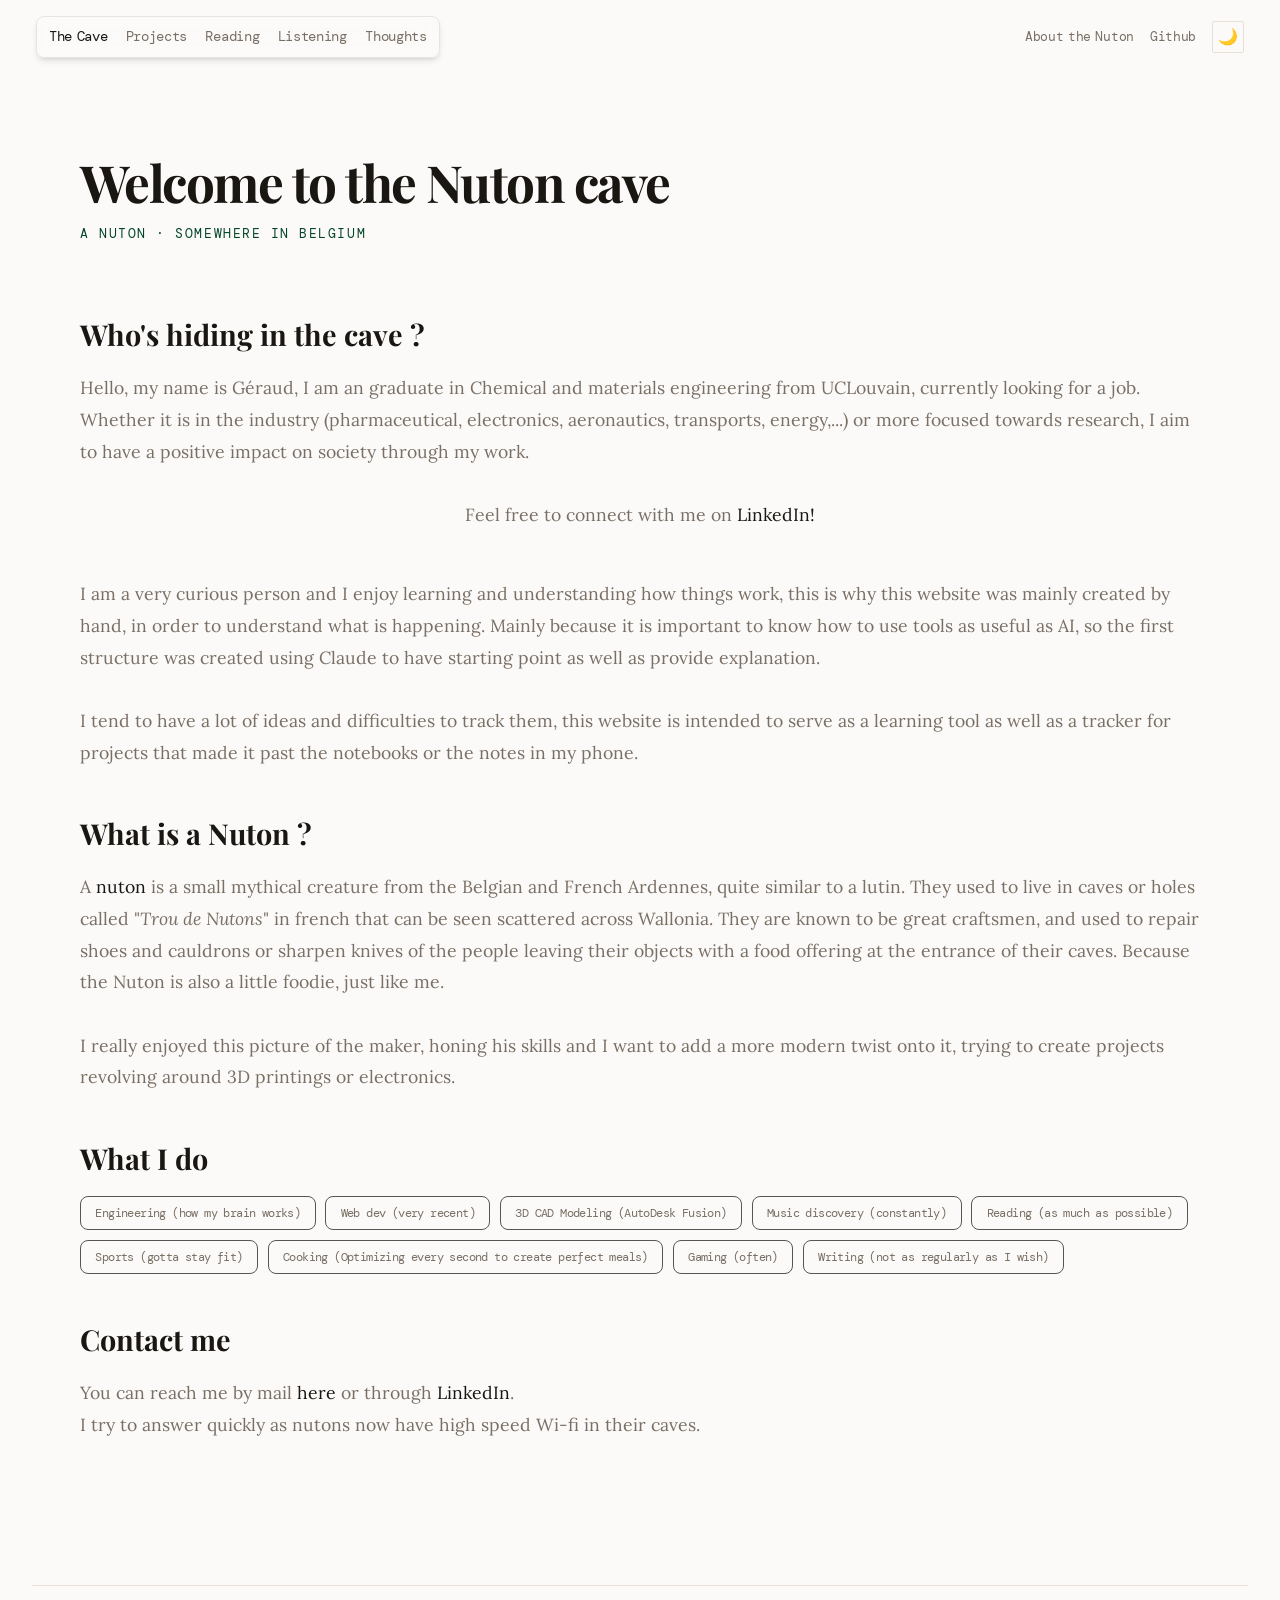
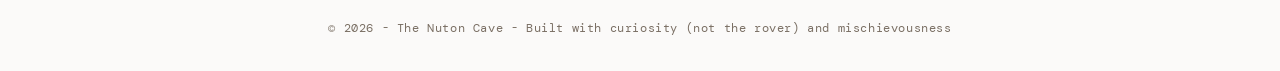
<file: about.html>
<!DOCTYPE html>
<html lang="en">

<head>
  <meta charset="UTF-8">
  <meta name="viewport" content="width=device-width, initial-scale=1.0">
  <title>About the Nuton - The Nuton Cave</title>
  <meta name="description" content="Who is the Nuton ? And what is it ?">
  <meta name="author" content="Géraud Hubin">
  <meta name="keywords" content="Nuton, Belgian creature, personal website, projects, electronics, engineering, domotics, music">
  <meta name="robots" content="index, follow">
  <!-- FONTS -->
  <link rel="preconnect" href="https://fonts.googleapis.com">
  <link rel="preconnect" href="https://fonts.gstatic.com" crossorigin>
  <link href="https://fonts.googleapis.com/css2?family=Playfair+Display:wght@700;900&family=Lora:ital@0;1&family=DM+Mono&display=swap" rel="stylesheet">
  <!-- CSS GLOBAL -->
  <link rel="stylesheet" href="style.css">
  <!-- FAVICON -->
  <link rel="icon" type="image/cave-icon" href="img/cave.png">
</head>

<body>
  <!--
    INITIALISATION OF DARK MODE
    Reading localStorage before the page is displayed,
    which avoids a "flash" of light theme on load.
  -->
  <script>
    if (localStorage.getItem('theme') === 'dark') {
      document.body.classList.add('dark');
    }
  </script>


  <nav>
    <div class="nav-left">
      <a id="index-nav" href="index.html" class="nav-logo active">
        <span class="nav-highlight"></span> 
        The Cave
      </a>
      <a id="projects-nav" href="projects.html" class="nav-logo"> 
        <span class="nav-highlight"></span>
        Projects 
      </a>
      <a id="reading-nav" href="study.html" class="nav-logo"> 
        Reading 
        <span class="nav-highlight"></span>
      </a> 
      <a id="listening-nav" href="listeningRoom.html" class="nav-logo">
        Listening
        <span class="nav-highlight"></span>
      </a>
      <a id="blog-nav" href="thoughts.html" class="nav-logo">
        Thoughts
        <span class="nav-highlight"></span>
      </a>

    </div>
    <ul id= "navigation-links" class="nav-links">
      <li><a href="about.html" class="active">About the Nuton</a></li>
      <li><a href="https://github.com/ghubin" target="_blank" rel="noopener noreferrer">Github</a></li>
      <li>
        <button id="dark-toggle" aria-label="Basculer le mode nuit">🌙</button>
      </li>
    </ul>
  </nav>

  <main class="about-wrapper">

    <div class="about-header">

      <div class="about-intro">
        <h1>Welcome to the Nuton cave</h1>
        <span class="role">A Nuton · Somewhere in Belgium</span>
      </div>
    </div>

    <div class="about-body">

      <section class="about-section">
        <h2>Who's hiding in the cave ?</h2>
        <p>
          Hello, my name is Géraud, I am an graduate in Chemical and materials engineering from UCLouvain, 
          currently looking for a job. Whether it is in the industry (pharmaceutical, electronics, aeronautics, transports, energy,...) or more focused towards research, I aim 
          to have a positive impact on society through my work.
          <br>
          <br>
        <p style="text-align: center;">
          Feel free to connect with me on <a href="https://www.linkedin.com/in/géraud-hubin-8a73ba354" target="_blank" rel="noopener noreferrer">LinkedIn!</a>
        </p>
          <br>
          <br>
        <p> 
          I am a very curious person and I enjoy learning and understanding how things work, this is why this website 
          was mainly created by hand, in order to understand what is happening. 
          Mainly because it is important to know how to use tools as useful as AI, so the first structure was created using Claude to have starting point as well as provide explanation.
          <br>
          <br>
          I tend to have a lot of ideas and difficulties to track them, this website is intended to serve as 
          a learning tool as well as a tracker for projects that made it past the notebooks or the notes in my phone.
        </p>
      </section>

      <section class="about-section">
        <h2>What is a Nuton ?</h2>
        <p>
          A <a href="https://fr.wikipedia.org/wiki/Nuton" target="_blank" rel="noopener noreferrer">nuton</a> 
          is a small mythical creature from the Belgian and French Ardennes, quite similar to a lutin.
          They used to live in caves or holes called "<i>Trou de Nutons</i>" in french that can be seen 
          scattered across Wallonia. They are known to be great craftsmen, and used to repair shoes and cauldrons or 
          sharpen knives of the people leaving their objects with a food offering at the entrance of their caves.
          Because the Nuton is also a little foodie, just like me.
          <br>
          <br>
          I really enjoyed this picture of the maker, honing his skills and I want to add a more modern 
          twist onto it, trying to create projects revolving around 3D printings or electronics.  
        </p>
      </section>

      <section class="about-section">
        <h2>What I do</h2>

        <ul class="skills-list">
          <li>Engineering (how my brain works)</li>
          <li>Web dev (very recent)</li>
          <li>3D CAD Modeling (AutoDesk Fusion)</li>
          <li>Music discovery (constantly)</li>
          <li>Reading (as much as possible)</li>
          <li>Sports (gotta stay fit)</li>
          <li>Cooking (Optimizing every second to create perfect meals)</li>
          <li>Gaming (often)</li>
          <li>Writing (not as regularly as I wish)</li>
        </ul>
      </section>

      <section class="about-section">
        <h2>Contact me</h2>
        <p>
          You can reach me by mail <a href="mailto:geraud.hubin@gmail.com" style="color: var(--ink);">here</a> 
          or through <a href="https://www.linkedin.com/in/géraud-hubin-8a73ba354" target="_blank" rel="noopener noreferrer">LinkedIn</a>. 
          <br>
          I try to answer quickly as nutons now have high speed Wi-fi in their caves.
        </p>
      </section>

    </div>

  </main>

  <footer>
    <p>© 2026 - The Nuton Cave - Built with curiosity (not the rover) and mischievousness</p>
  </footer>

  <script>
    const btn = document.getElementById('dark-toggle');

    function updateIcon() {
      btn.textContent = document.body.classList.contains('dark') ? '☀️' : '🌙';
    }

    updateIcon(); 

    btn.addEventListener('click', function () {
      document.body.classList.toggle('dark');
      localStorage.setItem('theme', document.body.classList.contains('dark') ? 'dark' : 'light');

      updateIcon();
    });
  </script>
  <script>
    window.addEventListener('scroll', () => {
      const item = document.getElementById('navigation-links');
      if(!item) return;
      
      const currentScroll = window.scrollY;
      const scrollThreshold = 75;

      if(currentScroll >= scrollThreshold){
        item.style.opacity = '0';
        item.style.visibility='none';
        item.style.pointerEvents = 'none';
      }
      else{
        item.style.opacity = 1-(currentScroll/scrollThreshold);
        item.style.visibility = 'visible';
        item.style.pointerEvents = 'auto';
      }
    });
  </script>

  <script>
    window.addEventListener('scroll', () => {
      const item = document.getElementById('navigation-links');
      if(!item) return;
      
      const currentScroll = window.scrollY;
      const scrollThreshold = 75;

      if(currentScroll >= scrollThreshold){
        item.style.opacity = '0';
        item.style.visibility='none';
        item.style.pointerEvents = 'none';
      }
      else{
        item.style.opacity = 1-(currentScroll/scrollThreshold);
        item.style.visibility = 'visible';
        item.style.pointerEvents = 'auto';
      }
    });
  </script>

</body>
</html>
</file>
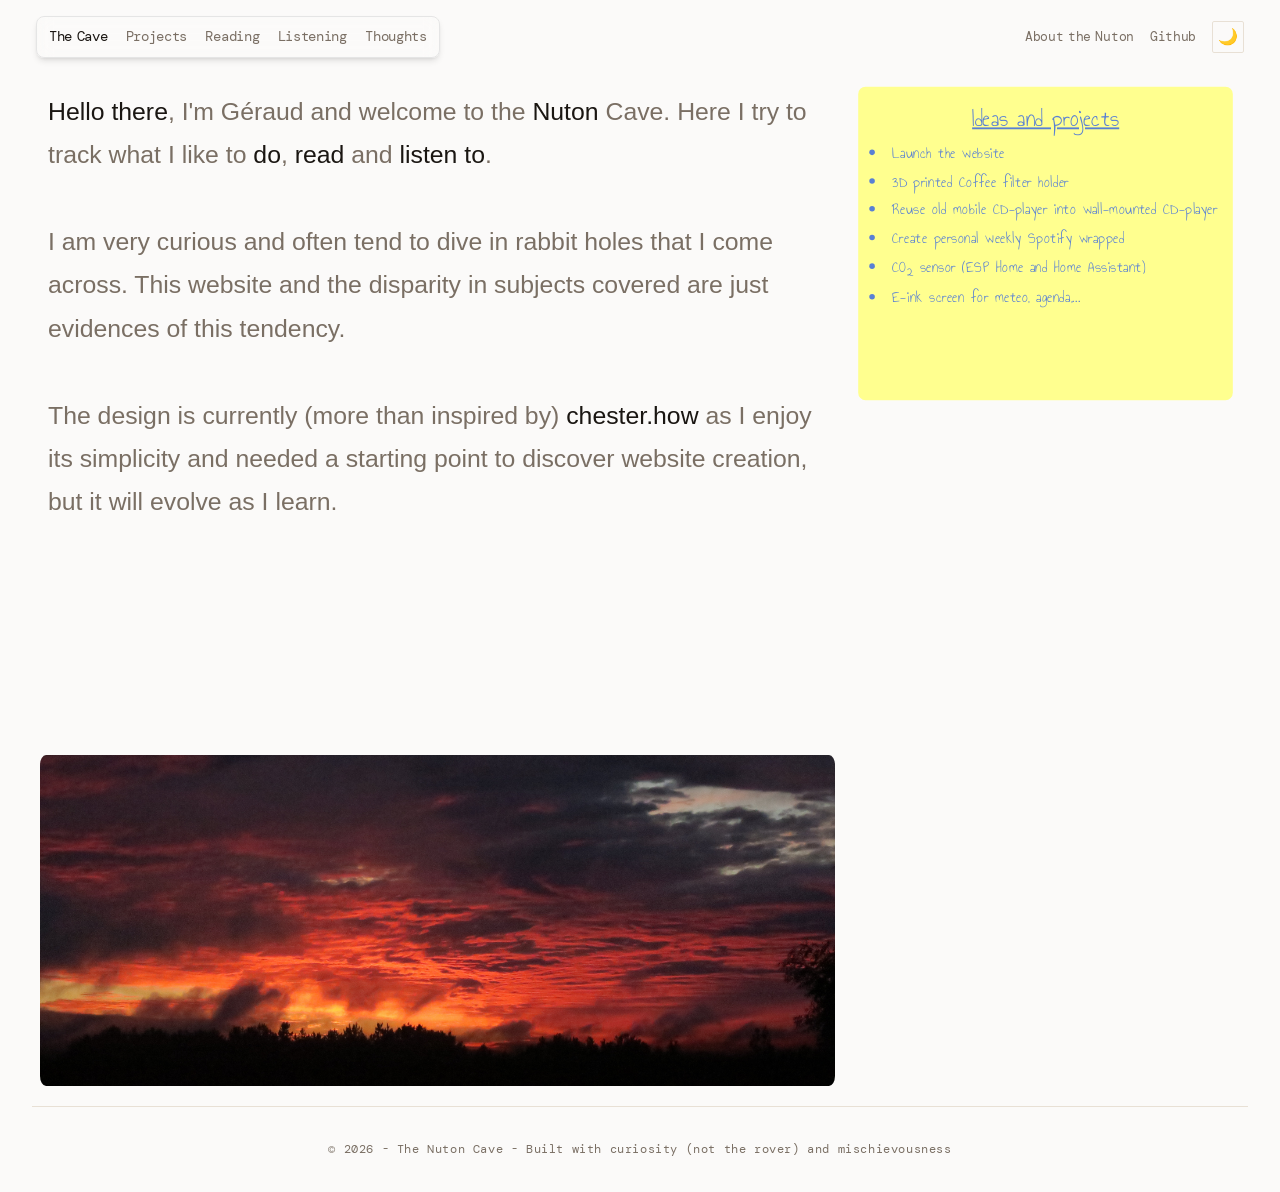
<file: homepage-legacy.html>
<!DOCTYPE html>
<html lang="en">

<head>
  <meta charset="UTF-8">
  <meta name="viewport" content="width=device-width, initial-scale=1.0">
  <title>The Nuton Cave</title>
  <meta name="description" content="Personal website of a grumpy mythical Belgian creature">
  <link rel="preconnect" href="https://fonts.googleapis.com">
  <link rel="preconnect" href="https://fonts.gstatic.com" crossorigin>
  <link href="https://fonts.googleapis.com/css2?family=Playfair+Display:wght@700;900&family=Lora:ital@0;1&family=DM+Mono&display=swap" rel="stylesheet">
  <link href="https://fonts.googleapis.com/css2?family=Annie+Use+Your+Telescope&display=swap" rel="stylesheet">
  <link href="https://api.fontshare.com/v2/css?f[]=satoshi@400,900&f[]=nippo@400&display=swap" rel="stylesheet">
  <link href="https://api.fontshare.com/v2/css?f[]=aktura@400&display=swap" rel="stylesheet">
  <link href="https://api.fontshare.com/v2/css?f[]=chillax@400&display=swap" rel="stylesheet">
  <link rel="stylesheet" href="style.css">
  <link rel="icon" type="image/cave-icon" href="img/cave.png">
</head>

<body>

  <!--
    SCRIPT D'INITIALISATION DU DARK MODE — placé tôt dans le <body>
    On lit localStorage avant que la page s'affiche,
    ce qui évite un "flash" de thème clair au chargement.
  -->
  <script>
    if (localStorage.getItem('theme') === 'dark') {
      document.body.classList.add('dark');
    }
  </script>
  
<div class="wrapper">
  <nav>
    <div class="nav-left">
      <a id="index-nav" href="index.html" class="nav-logo active">
        <span class="nav-highlight"></span> 
        The Cave
      </a>
      <a id="projects-nav" href="projects.html" class="nav-logo"> 
        <span class="nav-highlight"></span>
        Projects 
      </a>
      <a id="reading-nav" href="study.html" class="nav-logo"> 
        Reading 
        <span class="nav-highlight"></span>
      </a> 
      <a id="listening-nav" href="listeningRoom.html" class="nav-logo">
        Listening
        <span class="nav-highlight"></span>
      </a>
      <a id="blog-nav" href="thoughts.html" class="nav-logo">
        Thoughts
        <span class="nav-highlight"></span>
      </a>

    </div>
    <ul id= "navigation-links" class="nav-links">
      <li><a href="about.html">About the Nuton</a></li>
      <li><a href="https://github.com/ghubin" target="_blank" rel="noopener noreferrer">Github</a></li>
      <li>
        <!--
          BOUTON DARK MODE
          aria-label = texte pour les lecteurs d'écran (accessibilité)
          L'icône changera via JavaScript selon le thème actif
        -->
        <button id="dark-toggle" aria-label="Basculer le mode nuit">🌙</button>
      </li>
    </ul>
  </nav>

  <div class="home-grid">
    <div class="home-text">
      <a href="https://youtu.be/rEq1Z0bjdwc?t=6" target="_blank" rel="noopener noreferrer">
        Hello there</a>, I'm Géraud and welcome to the <a href="about.html" target="_blank" rel="noopener noreferrer">Nuton</a> Cave. 
        Here I try to track what I like to 
        <a href="projects.html" target="_blank" rel="noopener noreferrer">do</a>, 
        <a href="study.html" target="_blank" rel="noopener noreferrer">read</a> 
        and  <a href="listeningRoom.html" target="_blank" rel="noopener noreferrer">listen to</a>.
        <br>
        <br>
        I am very curious and often tend to dive in rabbit holes that I come across.
        This website and the disparity in subjects covered are just evidences of this tendency. 
        <br>
        <br>
        The design is currently (more than inspired by) <a href="https://www.chester.how" target="_blank" rel="noopener noreferrer">chester.how</a>
        as I enjoy its simplicity and needed a starting point to discover website creation, but it will evolve as I learn.
    </div>

    <a href="projects.html" class="home-show-stickyNote">
      <p style="font-size: 1.6rem; text-decoration: underline; text-align: center;">Ideas and projects</p>
      <ul>
        <li>Launch the website</li>
        <li>3D printed Coffee filter holder</li>
        <li>Reuse old mobile CD-player into wall-mounted CD-player</li>
        <li>Create personal weekly Spotify wrapped</li>
        <li>CO<sub>2</sub> sensor (ESP Home and Home Assistant)</li>
        <li>E-ink screen for meteo, agenda,...</li>
      </ul>
    </a>

    <div class="home-show-2by1">
      <img src="img/Sunset.JPG" alt="Sunset at home">
    </div>
    

  </div>

  <!-- 
  <header class="hero">
    <span class="hero-tag">— Journal personnel</span>
    <h1>Idées, notes<br>& explorations</h1>
    <p>Un espace pour écrire librement sur la tech, la culture et tout ce qui m'interpelle.</p>
  </header>
  -->
  
  <!--
  <main class="articles-grid">
     ARTICLE 1 — lien vers la page article complète 
    <a href="articles/article-reseaux-sociaux.html" class="article-card">
      <span class="tag">Technologie</span>
      <h2>Pourquoi j'ai arrêté d'utiliser les réseaux sociaux</h2>
      <p class="excerpt">
        Après deux ans d'expérience, voici ce que j'ai gagné — et ce que j'ai perdu — en quittant les plateformes.
      </p>
      <div class="meta">
        <span>12 mai 2025</span>
         Ce lien pointe désormais vers la vraie page de l'article
        <span class="read-more">Lire →</span>
      </div>
    </a>

    <a href="https://www.google.com/search?q=NON+Y%27A+ENCORE+RIEN&ie=UTF-8" class="article-card">
      <span class="tag">Écriture</span>
      <h2>Comment le journaling a changé ma façon de penser</h2>
      <p class="excerpt">
        Tenir un journal quotidien depuis 18 mois m'a appris des choses sur moi-même que je n'aurais jamais découvertes autrement.
      </p>
      <div class="meta">
        <span>3 avril 2025</span>
        <span href="#" class="read-more">Lire →</span>
      </div>
    </a>
  </main>
  -->

  <footer>
    <p>© 2026 - The Nuton Cave - Built with curiosity (not the rover) and mischievousness</p>
  </footer>

  <!--
    SCRIPT DU DARK MODE — placé en bas du <body>
    Raison : le DOM (les éléments HTML) doit être chargé
    avant qu'on puisse y accéder avec getElementById.
    Placer les scripts à la fin est une bonne pratique.
  -->
  <script>
    const btn = document.getElementById('dark-toggle');
    // getElementById cherche l'élément avec id="dark-toggle"

    // Fonction qui met à jour l'icône selon le thème actif
    function updateIcon() {
      // body.classList.contains('dark') renvoie true ou false
      btn.textContent = document.body.classList.contains('dark') ? '☀️' : '🌙';
      // Si dark → afficher le soleil (pour repasser au clair)
      // Sinon → afficher la lune (pour passer au sombre)
    }

    updateIcon(); // appel immédiat pour afficher la bonne icône au chargement

    btn.addEventListener('click', function () {
      // addEventListener écoute les clics sur le bouton
      // À chaque clic, on bascule la classe "dark" sur le <body>
      document.body.classList.toggle('dark');
      // toggle = ajoute la classe si absente, la retire si présente

      // On sauvegarde le choix dans localStorage
      // localStorage = stockage persistant dans le navigateur (survit à la fermeture)
      localStorage.setItem('theme', document.body.classList.contains('dark') ? 'dark' : 'light');

      updateIcon(); // met à jour l'icône après le changement
    });
  </script>

  <script>
    window.addEventListener('scroll', () => {
      const item = document.getElementById('navigation-links');
      if(!item) return;
      
      const currentScroll = window.scrollY;
      const scrollThreshold = 75;

      if(currentScroll >= scrollThreshold){
        item.style.opacity = '0';
        item.style.visibility='none';
        item.style.pointerEvents = 'none';
      }
      else{
        item.style.opacity = 1-(currentScroll/scrollThreshold);
        item.style.visibility = 'visible';
        item.style.pointerEvents = 'auto';
      }
    });
  </script>

</div>
</body>
</html>
</file>
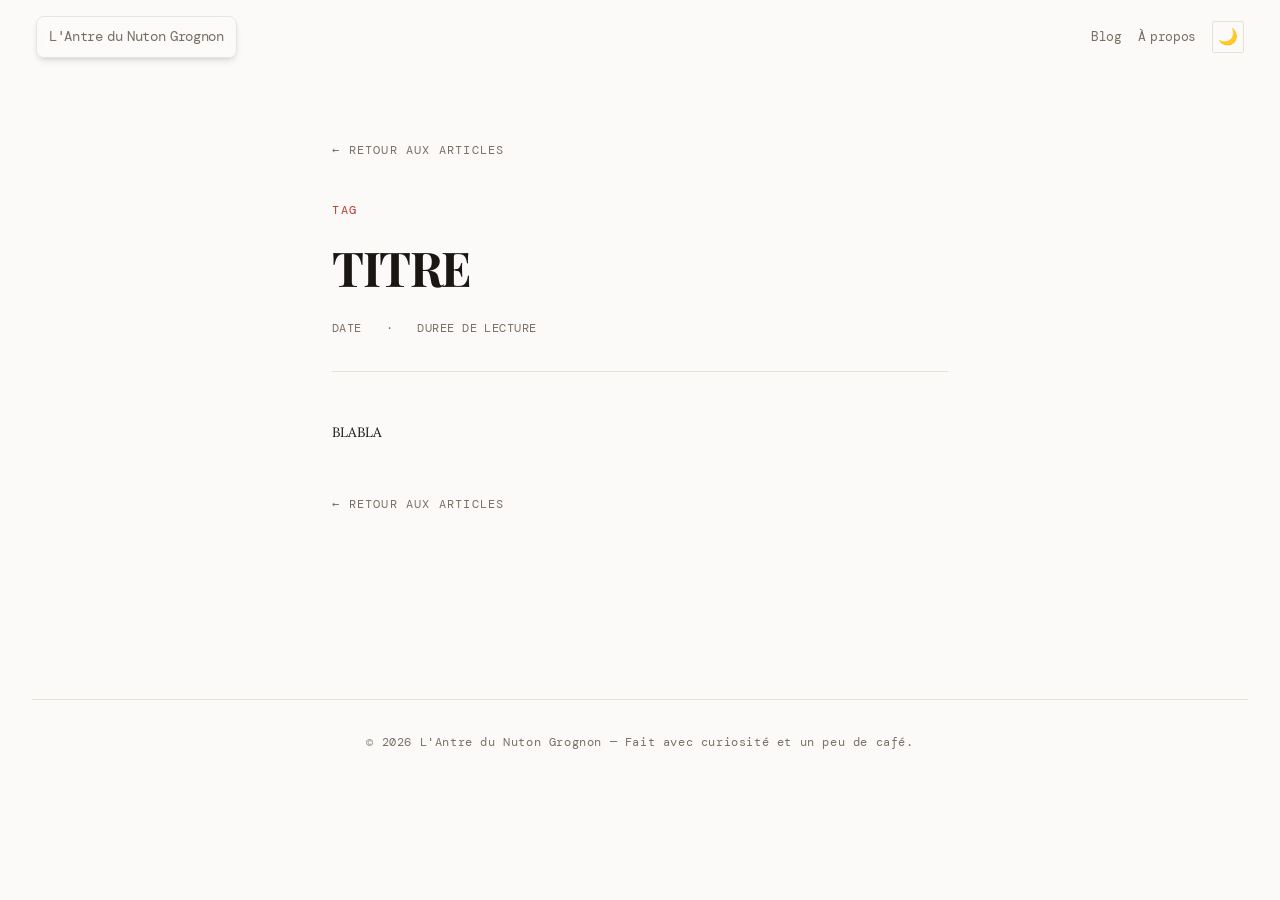
<file: articles/_template-article.html>
<!DOCTYPE html>
<html lang="fr">

<head>
  <meta charset="UTF-8">
  <meta name="viewport" content="width=device-width, initial-scale=1.0">
  <title>Pourquoi j'ai arrêté les réseaux sociaux — L'Antre du Nuton Grognon</title>
  <!--
    BONNE PRATIQUE SEO : le titre de la page article contient
    d'abord le titre de l'article, puis le nom du site.
    Google affiche environ 60 caractères, donc on va à l'essentiel.
  -->
  <meta name="description" content="Après deux ans d'expérience, voici ce que j'ai gagné — et ce que j'ai perdu — en quittant les plateformes.">

  <link rel="preconnect" href="https://fonts.googleapis.com">
  <link rel="preconnect" href="https://fonts.gstatic.com" crossorigin>
  <link href="https://fonts.googleapis.com/css2?family=Playfair+Display:wght@700;900&family=Lora:ital@0;1&family=DM+Mono&display=swap" rel="stylesheet">

  <!-- Le même fichier style.css partagé entre toutes les pages -->
  <link rel="stylesheet" href="../style.css">
</head>

<body>

  <!--
    INITIALISATION DU DARK MODE — identique sur chaque page.
    Ce bloc doit être le PREMIER enfant du <body>, avant tout
    contenu visible, pour éviter un flash de couleur au chargement.
    On lit localStorage : si l'utilisateur avait choisi le mode nuit,
    on ajoute la classe "dark" immédiatement.
  -->
  <script>
    if (localStorage.getItem('theme') === 'dark') {
      document.body.classList.add('dark');
    }
  </script>

  <!-- =============================================
       NAVIGATION — identique sur toutes les pages.
       Ici, aucun lien n'a class="active" car on est
       sur une sous-page article, pas sur Blog ni À propos.
       ============================================= -->
  <nav>
    <div class="nav-left">
      <a href="../index.html" class="nav-logo">L'Antre du Nuton<span> Grognon</span></a>
    </div>
    <ul class="nav-links">
      <li><a href="../index.html">Blog</a></li>
      <li><a href="../about.html">À propos</a></li>
      <li>
        <button id="dark-toggle" aria-label="Basculer le mode nuit">🌙</button>
      </li>
    </ul>
  </nav>

  <!-- =============================================
       CONTENU PRINCIPAL DE L'ARTICLE
       <main> indique au navigateur (et à Google)
       que c'est ici que se trouve le contenu principal.
       Il ne doit y en avoir qu'un seul par page.
       ============================================= -->
  <main class="article-wrapper">
    <!--
      .article-wrapper est défini dans style.css :
      max-width: 680px — largeur idéale pour la lecture
      margin: 0 auto  — centré horizontalement
    -->

    <!-- Lien retour vers la liste des articles -->
    <a href="../index.html" class="back-link">← Retour aux articles</a>

    <!-- ---- EN-TÊTE DE L'ARTICLE ---- -->
    <header class="article-header">
      <!--
        On utilise <header> ici à l'intérieur du <main>.
        En HTML5, <header> peut être utilisé dans n'importe
        quelle section, pas uniquement en haut de page.
        Il représente "l'introduction" de son parent.
      -->

      <span class="tag">TAG</span>

      <!--
        <h1> = titre principal de la page.
        Il n'y en a qu'un seul par page, c'est une règle SEO.
        Sur la page d'accueil, le h1 était dans le hero.
        Ici, c'est le titre de l'article.
      -->
      <h1>TITRE</h1>

      <!-- Métadonnées de l'article : date, temps de lecture -->
      <div class="article-meta">
        <span>DATE</span>
        <span>·</span>
        <span>DUREE DE LECTURE</span>
        <!--
          Le temps de lecture estimé est une convention UX populaire.
          On l'affiche ici en dur, mais dans un vrai blog (WordPress,
          Ghost, etc.) il serait calculé automatiquement.
        -->
      </div>
    </header>

    <!-- ---- CORPS DE L'ARTICLE ---- -->
    <article class="article-body">
        <p>
            BLABLA
        </p>
    </article>
       
    <a href="../index.html" class="back-link" style="margin-top: 3rem;">← Retour aux articles</a>

  </main>

  <footer>
    <p>© 2026 L'Antre du Nuton Grognon — Fait avec curiosité et un peu de café.</p>
  </footer>

  <!--
    SCRIPT DARK MODE — placé en bas du <body>.
    Identique sur toutes les pages : on copie-colle ce bloc
    tel quel. Dans un vrai projet, on l'externaliserait dans
    un fichier darkmode.js importé une seule fois.
  -->
  <script>
    const btn = document.getElementById('dark-toggle');

    function updateIcon() {
      btn.textContent = document.body.classList.contains('dark') ? '☀️' : '🌙';
    }

    updateIcon(); // affiche la bonne icône dès le chargement

    btn.addEventListener('click', function () {
      document.body.classList.toggle('dark'); // ajoute ou retire la classe dark
      localStorage.setItem('theme', document.body.classList.contains('dark') ? 'dark' : 'light');
      // on sauvegarde le choix pour qu'il persiste d'une page à l'autre
      updateIcon();
    });
  </script>
  
  <script>
    window.addEventListener('scroll', () => {
      const item = document.getElementById('navigation-links');
      if(!item) return;
      
      const currentScroll = window.scrollY;
      const scrollThreshold = 75;

      if(currentScroll >= scrollThreshold){
        item.style.opacity = '0';
        item.style.visibility='none';
        item.style.pointerEvents = 'none';
      }
      else{
        item.style.opacity = 1-(currentScroll/scrollThreshold);
        item.style.visibility = 'visible';
        item.style.pointerEvents = 'auto';
      }
    });
  </script>

</body>
</html>
</file>
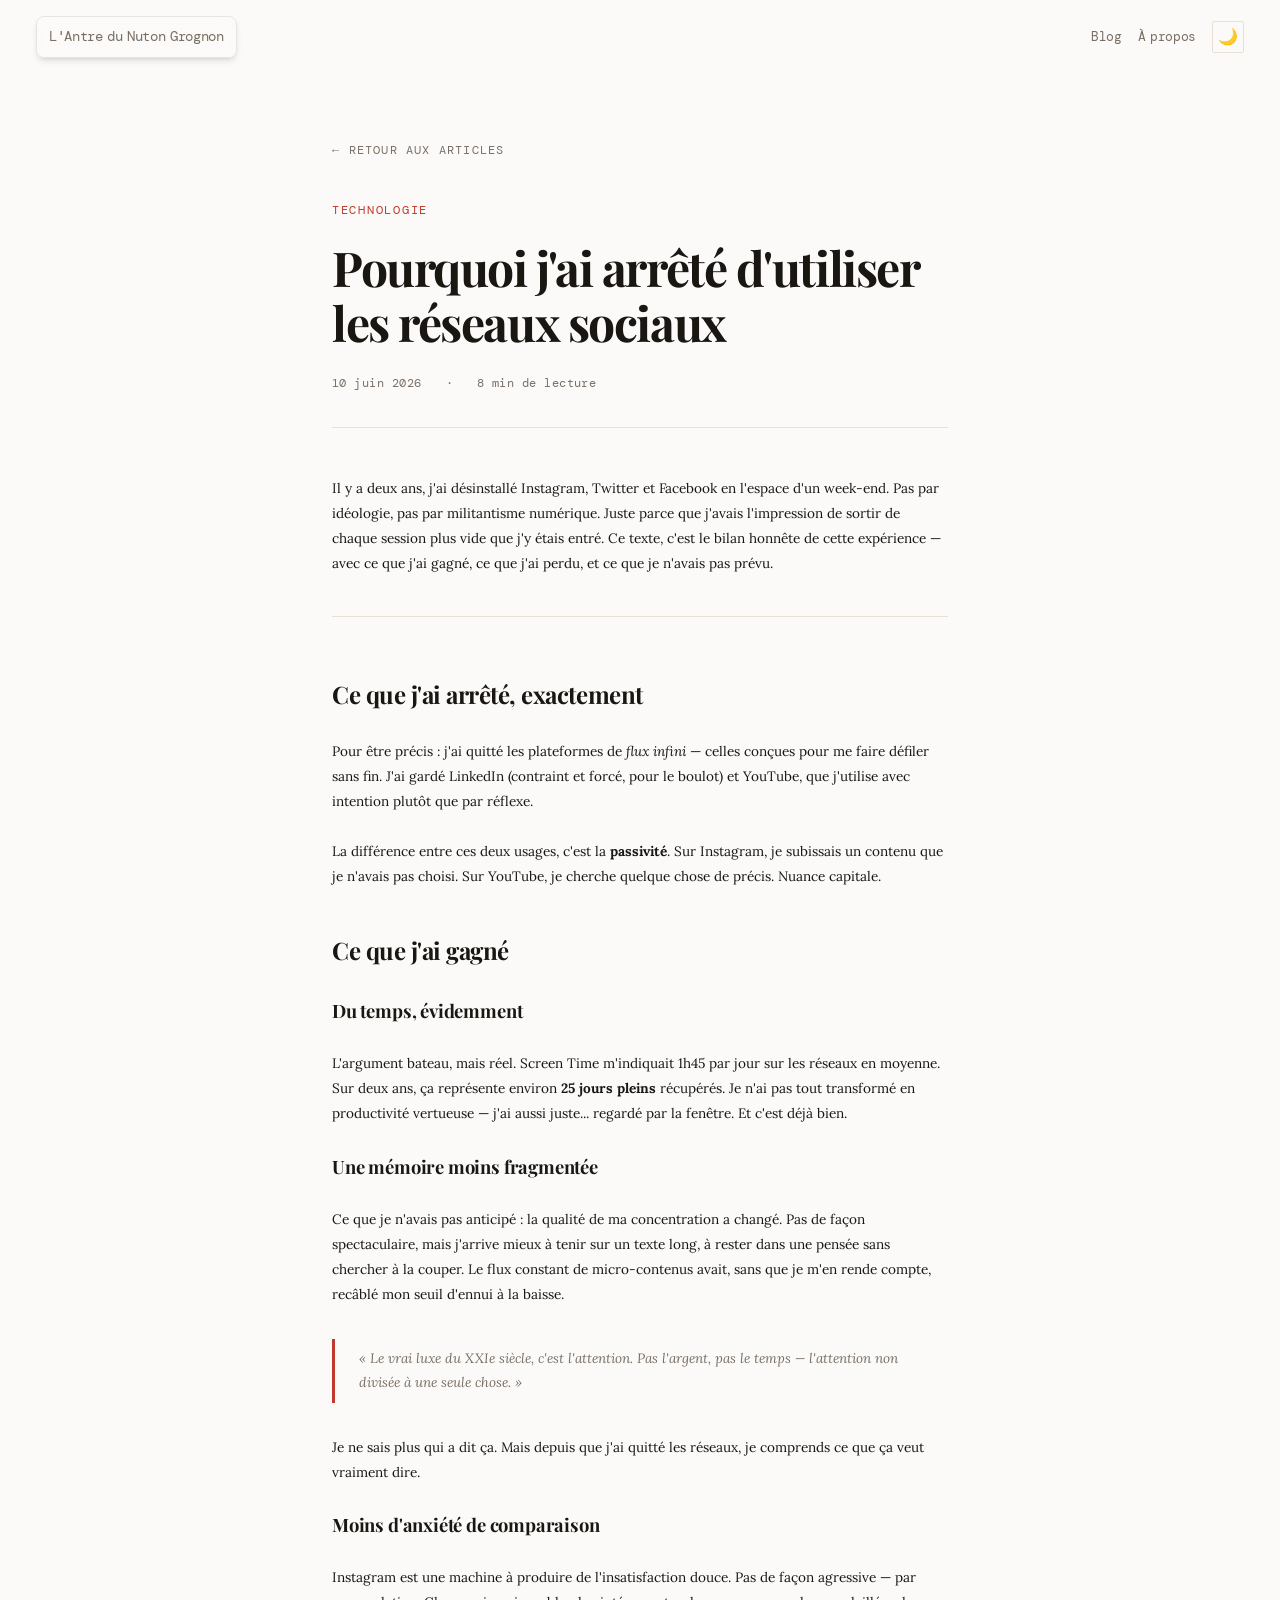
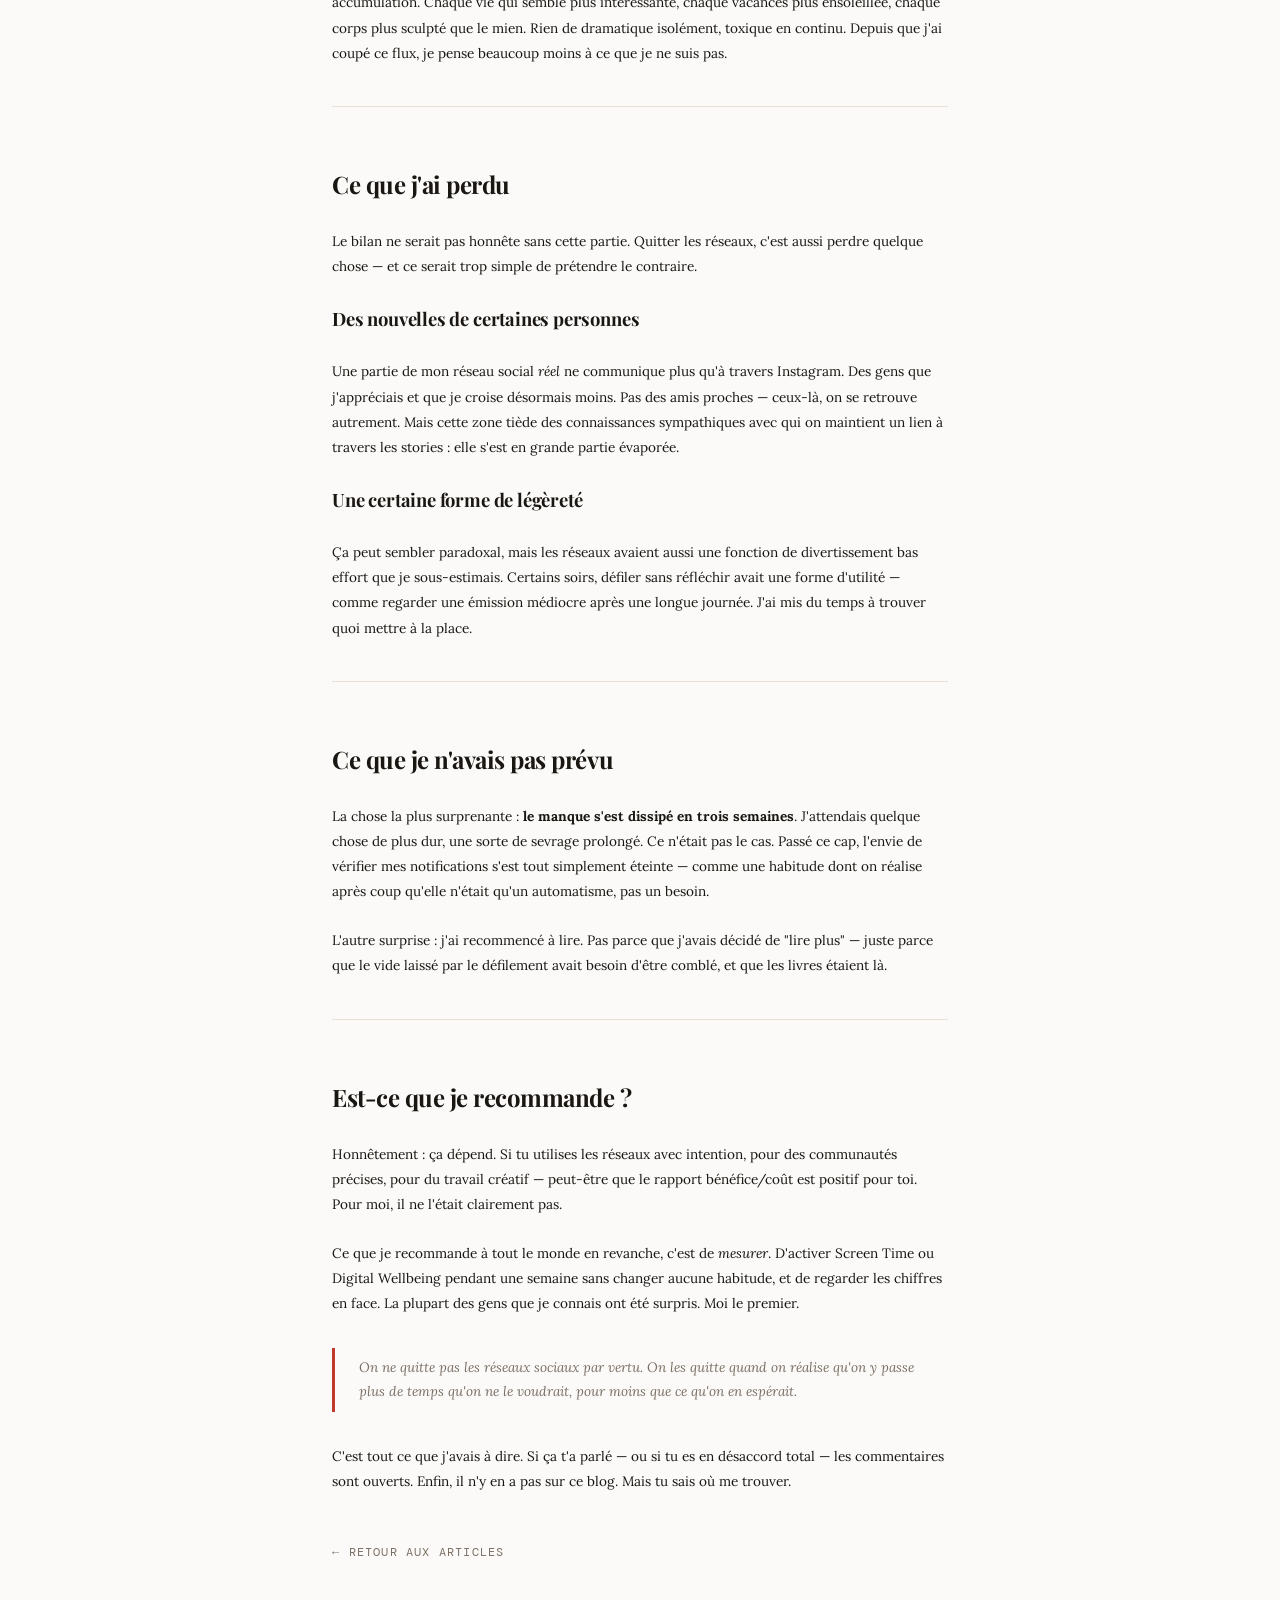
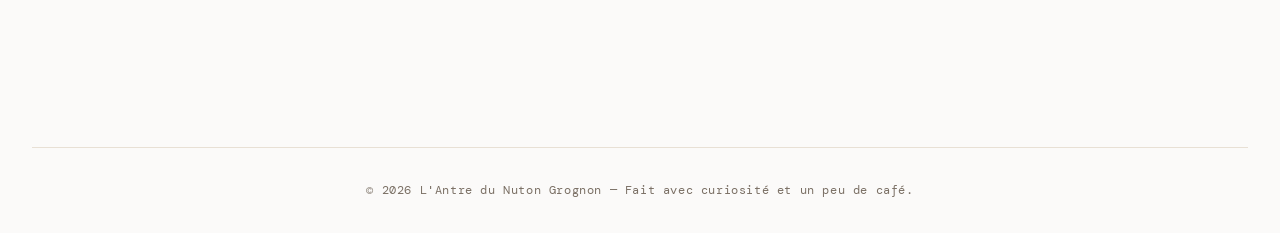
<file: articles/article-reseaux-sociaux.html>
<!DOCTYPE html>
<html lang="fr">

<head>
  <meta charset="UTF-8">
  <meta name="viewport" content="width=device-width, initial-scale=1.0">
  <title>Pourquoi j'ai arrêté les réseaux sociaux — L'Antre du Nuton Grognon</title>
  <!--
    BONNE PRATIQUE SEO : le titre de la page article contient
    d'abord le titre de l'article, puis le nom du site.
    Google affiche environ 60 caractères, donc on va à l'essentiel.
  -->
  <meta name="description" content="Après deux ans d'expérience, voici ce que j'ai gagné — et ce que j'ai perdu — en quittant les plateformes.">

  <link rel="preconnect" href="https://fonts.googleapis.com">
  <link rel="preconnect" href="https://fonts.gstatic.com" crossorigin>
  <link href="https://fonts.googleapis.com/css2?family=Playfair+Display:wght@700;900&family=Lora:ital@0;1&family=DM+Mono&display=swap" rel="stylesheet">

  <!-- Le même fichier style.css partagé entre toutes les pages -->
  <link rel="stylesheet" href="../style.css">
</head>

<body>

  <!--
    INITIALISATION DU DARK MODE — identique sur chaque page.
    Ce bloc doit être le PREMIER enfant du <body>, avant tout
    contenu visible, pour éviter un flash de couleur au chargement.
    On lit localStorage : si l'utilisateur avait choisi le mode nuit,
    on ajoute la classe "dark" immédiatement.
  -->
  <script>
    if (localStorage.getItem('theme') === 'dark') {
      document.body.classList.add('dark');
    }
  </script>

  <!-- =============================================
       NAVIGATION — identique sur toutes les pages.
       Ici, aucun lien n'a class="active" car on est
       sur une sous-page article, pas sur Blog ni À propos.
       ============================================= -->
  <nav>
    <div class="nav-left">
      <a href="../index.html" class="nav-logo">L'Antre du Nuton<span> Grognon</span></a>
    </div>
    <ul class="nav-links">
      <li><a href="../index.html">Blog</a></li>
      <li><a href="../about.html">À propos</a></li>
      <li>
        <button id="dark-toggle" aria-label="Basculer le mode nuit">🌙</button>
      </li>
    </ul>
  </nav>

  <!-- =============================================
       CONTENU PRINCIPAL DE L'ARTICLE
       <main> indique au navigateur (et à Google)
       que c'est ici que se trouve le contenu principal.
       Il ne doit y en avoir qu'un seul par page.
       ============================================= -->
  <main class="article-wrapper">
    <!--
      .article-wrapper est défini dans style.css :
      max-width: 680px — largeur idéale pour la lecture
      margin: 0 auto  — centré horizontalement
    -->

    <!-- Lien retour vers la liste des articles -->
    <a href="../index.html" class="back-link">← Retour aux articles</a>

    <!-- ---- EN-TÊTE DE L'ARTICLE ---- -->
    <header class="article-header">
      <!--
        On utilise <header> ici à l'intérieur du <main>.
        En HTML5, <header> peut être utilisé dans n'importe
        quelle section, pas uniquement en haut de page.
        Il représente "l'introduction" de son parent.
      -->

      <span class="tag">Technologie</span>

      <!--
        <h1> = titre principal de la page.
        Il n'y en a qu'un seul par page, c'est une règle SEO.
        Sur la page d'accueil, le h1 était dans le hero.
        Ici, c'est le titre de l'article.
      -->
      <h1>Pourquoi j'ai arrêté d'utiliser les réseaux sociaux</h1>

      <!-- Métadonnées de l'article : date, temps de lecture -->
      <div class="article-meta">
        <span>10 juin 2026</span>
        <span>·</span>
        <span>8 min de lecture</span>
        <!--
          Le temps de lecture estimé est une convention UX populaire.
          On l'affiche ici en dur, mais dans un vrai blog (WordPress,
          Ghost, etc.) il serait calculé automatiquement.
        -->
      </div>
    </header>

    <!-- ---- CORPS DE L'ARTICLE ---- -->
    <article class="article-body">
      <!--
        On utilise <article> ici car ce contenu est autonome :
        il aurait du sens même extrait de la page (dans un flux RSS
        par exemple). C'est la balise sémantique correcte pour
        un article de blog ou de presse.
      -->

      <p>
        Il y a deux ans, j'ai désinstallé Instagram, Twitter et Facebook en l'espace d'un week-end.
        Pas par idéologie, pas par militantisme numérique. Juste parce que j'avais l'impression de
        sortir de chaque session plus vide que j'y étais entré. Ce texte, c'est le bilan honnête
        de cette expérience — avec ce que j'ai gagné, ce que j'ai perdu, et ce que je n'avais pas prévu.
      </p>

      <!--
        <hr> = séparateur horizontal.
        En HTML5, il signifie un "changement de sujet" dans le texte,
        pas simplement une ligne décorative. On s'en sert ici pour
        marquer la transition entre l'intro et le développement.
      -->
      <hr>

      <!--
        <h2> = sous-titre de niveau 2.
        La hiérarchie des titres doit être respectée :
        h1 → h2 → h3, sans sauter de niveau.
        C'est important pour l'accessibilité et le SEO.
      -->
      <h2>Ce que j'ai arrêté, exactement</h2>

      <p>
        Pour être précis : j'ai quitté les plateformes de <em>flux infini</em> — celles conçues
        pour me faire défiler sans fin. J'ai gardé LinkedIn (contraint et forcé, pour le boulot)
        et YouTube, que j'utilise avec intention plutôt que par réflexe.
        <!--
          <em> = emphase, italique sémantique.
          À préférer à <i>, qui est purement stylistique.
          <em> dit "ce mot est important dans le sens de la phrase".
        -->
      </p>

      <p>
        La différence entre ces deux usages, c'est la <strong>passivité</strong>. Sur Instagram,
        je subissais un contenu que je n'avais pas choisi. Sur YouTube, je cherche quelque chose
        de précis. Nuance capitale.
        <!--
          <strong> = importance forte, gras sémantique.
          À préférer à <b>, qui est purement stylistique.
        -->
      </p>

      <h2>Ce que j'ai gagné</h2>

      <h3>Du temps, évidemment</h3>
      <!--
        <h3> = sous-sous-titre, niveau 3.
        On l'utilise pour décomposer une section h2 en plusieurs points.
      -->

      <p>
        L'argument bateau, mais réel. Screen Time m'indiquait 1h45 par jour sur les réseaux
        en moyenne. Sur deux ans, ça représente environ <strong>25 jours pleins</strong> récupérés.
        Je n'ai pas tout transformé en productivité vertueuse — j'ai aussi juste... regardé par
        la fenêtre. Et c'est déjà bien.
      </p>

      <h3>Une mémoire moins fragmentée</h3>

      <p>
        Ce que je n'avais pas anticipé : la qualité de ma concentration a changé.
        Pas de façon spectaculaire, mais j'arrive mieux à tenir sur un texte long, à rester dans
        une pensée sans chercher à la couper. Le flux constant de micro-contenus avait, sans que
        je m'en rende compte, recâblé mon seuil d'ennui à la baisse.
      </p>

      <!--
        <blockquote> = citation mise en valeur.
        Sémantiquement, ça signifie "ce contenu est emprunté ou extrait".
        On peut y ajouter un attribut cite="URL" si la source est en ligne.
        Dans notre CSS, on lui a donné une bordure gauche colorée.
      -->
      <blockquote>
        « Le vrai luxe du XXIe siècle, c'est l'attention. Pas l'argent, pas le temps —
        l'attention non divisée à une seule chose. »
      </blockquote>

      <p>
        Je ne sais plus qui a dit ça. Mais depuis que j'ai quitté les réseaux, je comprends
        ce que ça veut vraiment dire.
      </p>

      <h3>Moins d'anxiété de comparaison</h3>

      <p>
        Instagram est une machine à produire de l'insatisfaction douce. Pas de façon agressive —
        par accumulation. Chaque vie qui semble plus intéressante, chaque vacances plus ensoleillée,
        chaque corps plus sculpté que le mien. Rien de dramatique isolément, toxique en continu.
        Depuis que j'ai coupé ce flux, je pense beaucoup moins à ce que je ne suis pas.
      </p>

      <hr>

      <h2>Ce que j'ai perdu</h2>

      <p>
        Le bilan ne serait pas honnête sans cette partie. Quitter les réseaux, c'est aussi perdre
        quelque chose — et ce serait trop simple de prétendre le contraire.
      </p>

      <h3>Des nouvelles de certaines personnes</h3>

      <p>
        Une partie de mon réseau social <em>réel</em> ne communique plus qu'à travers Instagram.
        Des gens que j'appréciais et que je croise désormais moins. Pas des amis proches — ceux-là,
        on se retrouve autrement. Mais cette zone tiède des connaissances sympathiques avec qui on
        maintient un lien à travers les stories : elle s'est en grande partie évaporée.
      </p>

      <h3>Une certaine forme de légèreté</h3>

      <p>
        Ça peut sembler paradoxal, mais les réseaux avaient aussi une fonction de divertissement
        bas effort que je sous-estimais. Certains soirs, défiler sans réfléchir avait une forme
        d'utilité — comme regarder une émission médiocre après une longue journée. J'ai mis du
        temps à trouver quoi mettre à la place.
      </p>

      <hr>

      <h2>Ce que je n'avais pas prévu</h2>

      <p>
        La chose la plus surprenante : <strong>le manque s'est dissipé en trois semaines</strong>.
        J'attendais quelque chose de plus dur, une sorte de sevrage prolongé. Ce n'était pas le cas.
        Passé ce cap, l'envie de vérifier mes notifications s'est tout simplement éteinte — comme
        une habitude dont on réalise après coup qu'elle n'était qu'un automatisme, pas un besoin.
      </p>

      <p>
        L'autre surprise : j'ai recommencé à lire. Pas parce que j'avais décidé de "lire plus" —
        juste parce que le vide laissé par le défilement avait besoin d'être comblé, et que les
        livres étaient là.
      </p>

      <hr>

      <h2>Est-ce que je recommande ?</h2>

      <p>
        Honnêtement : ça dépend. Si tu utilises les réseaux avec intention, pour des communautés
        précises, pour du travail créatif — peut-être que le rapport bénéfice/coût est positif pour
        toi. Pour moi, il ne l'était clairement pas.
      </p>

      <p>
        Ce que je recommande à tout le monde en revanche, c'est de <em>mesurer</em>. D'activer
        Screen Time ou Digital Wellbeing pendant une semaine sans changer aucune habitude, et de
        regarder les chiffres en face. La plupart des gens que je connais ont été surpris. Moi
        le premier.
      </p>

      <blockquote>
        On ne quitte pas les réseaux sociaux par vertu. On les quitte quand on réalise qu'on y
        passe plus de temps qu'on ne le voudrait, pour moins que ce qu'on en espérait.
      </blockquote>

      <p>
        C'est tout ce que j'avais à dire. Si ça t'a parlé — ou si tu es en désaccord total —
        les commentaires sont ouverts. Enfin, il n'y en a pas sur ce blog. Mais tu sais où me trouver.
      </p>

    </article>
    <!-- Fin du corps de l'article -->

    <!-- Lien de retour en bas de page aussi, confort de lecture -->
    <a href="../index.html" class="back-link" style="margin-top: 3rem;">← Retour aux articles</a>

  </main>

  <footer>
    <p>© 2026 L'Antre du Nuton Grognon — Fait avec curiosité et un peu de café.</p>
  </footer>

  <!--
    SCRIPT DARK MODE — placé en bas du <body>.
    Identique sur toutes les pages : on copie-colle ce bloc
    tel quel. Dans un vrai projet, on l'externaliserait dans
    un fichier darkmode.js importé une seule fois.
  -->
  <script>
    const btn = document.getElementById('dark-toggle');

    function updateIcon() {
      btn.textContent = document.body.classList.contains('dark') ? '☀️' : '🌙';
    }

    updateIcon(); // affiche la bonne icône dès le chargement

    btn.addEventListener('click', function () {
      document.body.classList.toggle('dark'); // ajoute ou retire la classe dark
      localStorage.setItem('theme', document.body.classList.contains('dark') ? 'dark' : 'light');
      // on sauvegarde le choix pour qu'il persiste d'une page à l'autre
      updateIcon();
    });
  </script>
  
  <script>
    window.addEventListener('scroll', () => {
      const item = document.getElementById('navigation-links');
      if(!item) return;
      
      const currentScroll = window.scrollY;
      const scrollThreshold = 75;

      if(currentScroll >= scrollThreshold){
        item.style.opacity = '0';
        item.style.visibility='none';
        item.style.pointerEvents = 'none';
      }
      else{
        item.style.opacity = 1-(currentScroll/scrollThreshold);
        item.style.visibility = 'visible';
        item.style.pointerEvents = 'auto';
      }
    });
  </script>
  

</body>
</html>
</file>
<file: style.css>
/* =========================================
   VARIABLES CSS — palette du site
   On définit deux thèmes ici :
   le thème clair (par défaut sur :root)
   et le thème sombre (sur body.dark)
   ========================================= */
:root {
  --bg: #fbfaf9;
  --ink: #1a1612;
  --muted: #7a6f64;
  --accent: #c0392b;
  --card-bg: #ffffff;
  --border: #e8e0d5;
  --bordernav:#565656;
  --nav-left:rgb(229 229 229);
  --lacostegreen: #004526;
  --role:#004526;
  --upforest: #014421;
  --BIC:#5980d4;
  --font-display: 'Playfair Display', Georgia, serif;
  --font-body: 'Lora', Georgia, serif;
  --font-ui: 'DM Mono', monospace;
  --font-handwritten: 'Annie Use Your Telescope', cursive;
  --radius-picture: 14px;
  --font-tooltip: 'DM Mono', monospace;
  --wall: #c1ccc4;
  --floor: #C2B29F;
  --plinthe: #D3C5B4;
  --wb-dark: #868484;
  --wb-light: #acaaaa;
  --wb-surface: #ffffff;
  --wb-dark-w: clamp(3px, 0.85vw, 9px);
  --wb-light-w: clamp(4px, 1.3vw, 14px);
  --wb-radius: clamp(10px, 3.2vw, 36px);
}

/* =========================================
   THÈME SOMBRE — dark mode
   Quand JavaScript ajoute la classe "dark"
   sur le <body>, ces variables remplacent
   celles de :root pour TOUT le site.
   On ne retouche pas au reste du CSS !
   ========================================= */
body.dark {
  --bg: #181714;
  --ink: #e8e0d5;
  --muted: #8a7f74;
  --accent: #e05a4a;
  --card-bg: #1e1a17;
  --border: #2e2820;
  --wall: #2e2820;
  --floor: #ac9a82;
  --plinthe: #c0af9b;
  --role:#f3701e;
}

/* =========================================
   RESET & BASE
   ========================================= */
*, *::before, *::after {
  box-sizing: border-box;
  margin: 0;
  padding: 0;
}

html { scroll-behavior: smooth; }

body {
  background-color: var(--bg);
  color: var(--ink);
  font-family: var(--font-body);
  font-size: 0.85rem;
  line-height: 1.75;
  min-height: 100vh;
  /* transition sur toutes les propriétés colorées :
     permet une animation douce lors du changement de thème */
  transition: background-color 0.3s ease, color 0.3s ease;
  margin: 0;
  justify-content: center;
  align-items: center;
  max-width: 1550px;  /* largeur maximale du contenu */
  margin: 0 auto;     /* centré horizontalement */
  padding: 0 2rem;    /* marges gauche et droite */
}


/* =========================================
   NAVIGATION
   ========================================= */
nav {
  display: flex;
  justify-content: space-between;
  align-items: center;
  padding: 1rem 0.25rem;
  position: sticky;
  top: 0;
  background-color: transparent;
  z-index: 1;
  transition: background-color 0.3s ease, border-color 0.3s ease;
  letter-spacing: -0.02rem;
  word-spacing: -0.2rem;
}

.nav-left {
  display: flex;
  align-items: center;
  border: solid var(--nav-left);
  border-radius: 0.5rem;
  border-width: 1px;
  gap: 0.15rem;
  backdrop-filter: blur(8px);
  padding: 0.25rem;
  box-shadow: 0 4px 6px -1px rgba(0, 0, 0, .1), 0 2px 4px -2px rgba(0, 0, 0, .1);
}

.nav-logo {
  font-family: var(--font-ui);
  color: var(--muted);
  text-decoration: none;
  position: relative;
  transition: color 0.5s;
  padding:0.25rem 0.5rem ;
  border-radius: 0.25rem;
}

.nav-highlight{
  position: absolute;
  inset: 0;
  background-color: #635d5d;
  border-radius: inherit;
  opacity: 0;
  z-index: -1;
  transition: opacity 250ms cubic-bezier(0.42, 0, 0.54, 0.91);
}

.nav-logo:hover .nav-highlight{
  opacity: 0.2;
}

.nav-logo.active{
  color: var(--ink);
}

.nav-logo:hover {
  color: var(--ink);
}

.nav-links {
  display: flex;
  gap: 1rem;
  list-style: none;
  align-items: center;
  opacity: 1;
  }


.nav-links a {
  font-family: var(--font-ui);
  font-size: 0.8rem;
  color: var(--muted);
  text-decoration: none;
  transition: color 0.2s;
}

.nav-links a:hover { color: var(--ink); }

/* =========================================
   BOUTON DARK MODE
   Un simple bouton qui affiche une icône lune/soleil.
   Il se trouve dans la nav, côté droit.
   ========================================= */
#dark-toggle {
  background: none;             /* pas de fond */
  border: 1px solid var(--border);
  color: var(--muted);
  font-size: 1rem;
  width: 2rem;
  height: 2rem;
  cursor: pointer;
  display: flex;
  align-items: center;
  justify-content: center;
  transition: border-color 0.2s, color 0.2s, background 0.2s;
  border-radius: 2px;
}

#dark-toggle:hover {
  border-color: var(--ink);
}

/* =========================================
   HERO
   ========================================= */
.hero {
  padding: 5rem 3rem 3rem;
  max-width: 1400px;
  margin: 0 auto;
}

.hero-tag {
  font-family: var(--font-ui);
  font-size: 0.75rem;
  text-transform: uppercase;
  letter-spacing: 0.15em;
  color: var(--accent);
  margin-bottom: 1rem;
  display: block;
}

.hero h1 {
  font-family: var(--font-display);
  font-size: clamp(2.5rem, 6vw, 4.5rem);
  line-height: 1.1;
  letter-spacing: -0.03em;
  color: var(--ink);
}

.hero p {
  margin-top: 1.2rem;
  color: var(--muted);
  max-width: 500px;
  font-size: 1rem;
}

/* =========================================
   Room Container - Where the desk appears
   ========================================= */

.room-container {
  position: relative;
  justify-self: center;
  width: 90vw;
  max-width: 1400px;
  aspect-ratio: 16 / 10; /* Proportion fixe pour garder l'alignement */
  border-radius: 16px;
  overflow: hidden;
  box-shadow: 0 20px 40px rgba(0, 0, 0, 0.08);
  border: 1px solid;
  border-color: var(--nav-left);
  
}

/* =========================================
   Background elements of the room
   ========================================= */

.wall {
  position: absolute;
  top: 0;
  left: 0;
  width: 100%;
  height: 90%;
  background-color: var(--wall); /* Sauge pastel doux */
  transition: background-color 0.3s ease;
}

.skirting-board {
  position: absolute;
  top: 88%;
  left: 0;
  width: 100%;
  height: 2%;
  background-color: var(--plinthe); /* Plinthe */
}

.floor {
  position: absolute;
  bottom: 0;
  left: 0;
  width: 100%;
  height: 10%;
  background-color: var(--floor); /* Sol Parquet */
}
/* =========================================
   Static elements inside the room
   ========================================= */

/* Desk */
.bureau-base {
  position: absolute;
  bottom: 8.5%;
  left: 50%;
  transform: translateX(-50%);
  width: 80%;
  height: auto;
  pointer-events: none; /* Les clics traversent l'image du bureau */
  filter: drop-shadow(0px 4px 8px rgba(0, 0, 0, 0.1));
}

/* =========================================
   Interactive elements inside the room
   ========================================= */

/* Style for interactive items */
.room-item {
  position: absolute;
  display: inline-block;
  cursor: pointer;
  transition: transform 0.2s cubic-bezier(0.34, 1.56, 0.64, 1), filter 0.2s ease;
  text-decoration: none;
}

.room-item img, .room-item svg {
  width: 100%;
  height: auto;
  display: block;
}

/* Animation */
.room-item:hover {
  transform: scale(1.05) translateY(-5px);
  filter: drop-shadow(0px 8px 12px rgba(0, 0, 0, 0.15));
}

/* Whiteboard */
.whiteboard-base {
position: absolute;
bottom: 60%;
left: 5%;
width: 35%;
filter: drop-shadow(0px 4px 8px rgba(0, 0, 0, 0.1));
}

.whiteboard-base img {
width: 100%;
}

/* Text on whiteboard */
.tableau-content {
  position: absolute;
  top: 8%;    
  left: 8%;
  width: 88%;
  height: 85%;
  overflow: hidden; 
  color: #2e465d;
  font-family: 'Permanent Marker', cursive, sans-serif; 
  transform: rotate(-1deg);
}

.tableau-titre {
  font-size: 1.1vw; 
  padding-bottom: 4px;
}

.tableau-liste {
  margin: 0;
  padding-left: 16px;
  font-size: 0.85vw;
}

.tableau-liste li {
  margin-bottom: 2px;
}

/* Skadis */
.skadis-base {
  position: absolute;
  bottom: 65%;
  left: 57%;
  width: 12%;
  filter: drop-shadow(0px 4px 8px rgba(0, 0, 0, 0.1));
}


/* Laptop */
.item-laptop{
  bottom: 52.8%;
  left: 40.5%;
  width: 16%;
  background: none;
  border: none;
  padding: 0;
  font: inherit;
  cursor: pointer;
}
.item-laptop:focus {
  outline: none;
}
.item-laptop:focus-visible {
  outline: 2px solid #4a90d9;
  outline-offset: 2px;
}

/* Dialog Box */
.about-dialog {
  position: fixed;
  inset: 0;
  margin: auto;
  max-width: 1000px;
  width: 90%;
  padding: 2rem;
  border: none;
  border-radius: 8px;
  background: #fdfdfd;
  color: #222;
  opacity: 0;
  transform: scale(0.95);
  transition: opacity 0.5s ease, transform 0.5s ease, overlay 0.5s ease allow-discrete, display 0.5s ease allow-discrete;
}

.about-dialog[open] {
  opacity: 1;
  transform: scale(1);
}

@starting-style {
  .about-dialog[open] {
    opacity: 0;
    transform: scale(0.95);
  }
}

body.dark .about-dialog {
  background: #2b2b2b;
  color: #eee;
}

.about-dialog::backdrop {
  opacity: 0;
  transition: opacity 0.25s ease, overlay 0.25s ease allow-discrete, display 0.25s ease allow-discrete;
  background: rgba(0, 0, 0, 0.5);
}

.about-dialog[open]::backdrop {
  opacity: 1;
}

@starting-style {
  .about-dialog[open]::backdrop {
    opacity: 0;
  }
}

.about-dialog .home-text {
  line-height: 1.6;
}

.about-dialog[open] {
  opacity: 1;
  transform: scale(1);
}

.dialog-close {
  position: absolute;
  top: 0.75rem;
  right: 0.75rem;
  background: none;
  border: none;
  font-size: 1.5rem;
  line-height: 1;
  cursor: pointer;
  color: inherit;
}

/* Vinyl Records */
.item-vinyl{
  bottom: 30%;
  left: 12.1%;
  width: 10.5%;
}

.item-desklamp{
  position: absolute;
  cursor: pointer;
  pointer-events: none;
  bottom: 52.8%;
  left: 30.5%;
  width: 16%;
}

/* Desk Lamp */
.item-desklamp path,
.item-desklamp rect,
.item-desklamp circle {
pointer-events: visiblePainted;
}
.item-desklamp:focus {
  outline: none;
}
.item-desklamp:focus-visible {
  outline: 2px solid #4a90d9;
  outline-offset: 2px;
}

/* Light Beam */
.lamp-beam {
  fill: #ffe680;
  opacity: 0;
  pointer-events: none; 
  position: absolute;
  bottom: 52.8%;
  left: 37.9%;
  width: 17%;
  filter: blur(2.5px) drop-shadow(0 0 6px rgba(232, 207, 122, 0.25));
  transition: opacity 0.5s ease;
}

body.dark .lamp-beam {
  opacity: 0.35;
}


/* Lamp Glow */
.lamp-glow {
  transition: filter 0.4s ease;
}

body.dark .lamp-glow {
  filter: brightness(1.4);
}

.item-desklamp:hover .lamp-glow {
  filter: brightness(1.3);
  transition: filter 0.2s ease;
}    

/* CD Player */
.item-cd-player {
  position: absolute;
  top: 10%;
  right: 50%;
  width: 8%;
  aspect-ratio: 1 / 2; /* Garde le ratio avec la cordelette */
  cursor: pointer;
}

/* MUJI Player */
.muji-base {
  width: 100%;
  height: auto;
  display: block;
}

/* CD on player */
.cd-disc {
  position: absolute;
  top: 5%;    
  left: 10%;   
  width: 80%;  
  height: auto;
  border-radius: 40%; 

  /* Transition */
  transition: transform 0.6s ease-out;
}

/* Spinning animation */
@keyframes spinCD {
  from {
    transform: rotate(0deg);
  }
  to {
    transform: rotate(360deg);
  }
}

.item-cd-player:hover .cd-disc {
  animation: spinCD 3.5s linear infinite;
} 

/* Books */
.item-books-right {
  bottom: 29.88%;
  left: 76.94%;
  width: 10%;
}


/* Tooltips when hovering interactive items */
.tooltip {
  position: absolute;
  bottom: -32px;
  left: 50%;
  transform: translateX(-50%);
  background-color: #8C6D58; /* Couleur Noyer de ta palette */
  color: #FFFFFF;
  padding: 4px 10px;
  border-radius: 6px;
  font-family: var(--font-tooltip);
  font-size: 12px;
  white-space: nowrap;
  opacity: 0;
  pointer-events: none;
  transition: opacity 0.2s ease, transform 0.2s ease;
}

.room-item:hover .tooltip {
  opacity: 1;
  transform: translateX(-50%) translateY(3px);
}




/* Poster */
.item-poster {
  top: 12%;
  right: 12%;
  width: 14%;
}

   
/*==========================================
  Projects Page
  =========================================== */

/* Whiteboard covering the background */
.whiteboard {
  container-type: inline-size;
  display: block;
  box-sizing: border-box;
  padding: var(--wb-dark-w);
  background: var(--wb-dark);
  border-radius: var(--wb-radius);
  color: inherit;
  text-decoration: none;
}

.whiteboard_surface {
  box-sizing: border-box;
  padding: clamp(1rem, 3vw, 2rem);
  background: var(--wb-surface);
  border: var(--wb-light-w) solid var(--wb-light);
  border-radius: calc(var(--wb-radius) - var(--wb-dark-w));
}

.whiteboard_surface h1 {
  text-align: center;
  font-size: clamp(1.5rem, 5cqw, 3rem);
  font-family: 'Permanent Marker', cursive, sans-serif;
  color: #2e465d;
  margin: 0 0 clamp(1.5rem, 4cqw, 3rem);
}
 /* Grid to display the projects looking like magnet stickers */

.projects-grid {
  display: grid;
  grid-template-columns: repeat(auto-fill, minmax(200px, 1fr));
  gap: 4.5rem;
}

.sticker {
  display: block;
  color: inherit;
  text-decoration: none;
  text-align: center;
  transform: rotate(var(--tilt, 0deg));
  transition: transform 0.2s ease;
}

.sticker img {
  width: 100%;
  height: auto;
  display: block;
}

.sticker:hover{
  transform: rotate(0deg) scale(1.05) translateY(-5px);
  filter: drop-shadow(0px 8px 12px rgba(0, 0, 0, 0.15));
}

.sticker_title {
  display: block;
  margin-top: 0.5rem;
  font-size: 0.95rem;
  line-height: 1.2;
  font-family: var(--font-ui);
  color: #1a1612;
}

/* ==========================================
  HOME GRID
  ===========================================
*/
.home-grid {
  max-width: 1550px;
  display: grid;
  grid-template-columns: repeat(4, 1fr);
  grid-auto-rows: calc((100vw - 4rem)/4);
  gap: 0;
  grid-auto-flow: dense;
}
/* ============================================
  HOME TEXT
  =============================================
*/

.home-text{
  grid-column: span 2;
  grid-row: span 2;
  padding: 1rem;
  font-family: 'Chillax', sans-serif;
  font-weight: 400;
  font-size: 1.55rem;
  color:var(--muted);
  overflow: auto;
}

.home-text a{
  text-decoration: none;
  color: inherit;
  color: var(--ink);
}

.home-text a:hover{
  text-decoration: underline;
  text-decoration-color: var(--upforest);
  text-decoration-thickness: 4px;
  text-underline-offset: 6px;
}

.home-show-2by1{
  grid-column: span 2;
  grid-row: span 1;
  border-radius: var(--radius-picture);
  overflow: hidden;
}

.home-show-2by1 img{
  width: 100%;         /* Forces the image width to match the box width */
  height: 100%;        /* Forces the image height to match the box height */
  max-width: 100%;     /* Strictly prevents it from expanding past 100% width */
  max-height: 100%;    /* Strictly prevents it from expanding past 100% height */
  padding: 0.25rem 0.5rem;
  transition: transform 0.3s ease-in-out;
  /* CRITICAL: Centers and crops the image dynamically so it doesn't squish */
  object-fit: cover;   
  display: block;      /* Removes extra unwanted whitespace at the bottom */
  border-radius:var(--radius-picture);
  overflow: hidden;
}

/*
.home-show-2by1 img:hover{
  transform: translateY(20px);
}
*/

.home-show-1by1{
  grid-column: span 1;
  grid-row: span 1;
  padding: 0.25rem;
  font-family:var(--font-ui) ;
  list-style: inside;

}
.home-show-1by1 a{
  color: inherit;
}

.home-show-stickyNote {
  grid-column: span 1;
  grid-row: span 1;
  padding: 0.75rem;
  transform: scale(0.925);
  font-family:var(--font-handwritten) ;
  list-style: inside;
  color: var(--BIC);
  background-color: #FFFF8F;
  border-radius: 8px;
  font-size: 1.1rem;
  transition-duration: 250ms;
  overflow: auto ;
}

.home-show-stickyNote a {
  color: inherit;
}

a.home-show-stickyNote{
  text-decoration: none;
}

.home-show-stickyNote:hover {
  transform:rotate(-1.5deg) scale(0.95);
}

.home-show-1by2{
  grid-column: span 1;
  grid-row: span 2;
  padding: 0.25rem;
}

@media (max-width: 1280px){
  .home-grid {
    grid-template-columns: repeat(3, 1fr);
    grid-auto-rows: calc((1080px - 4rem)/3);
  }
}

@media (max-width: 1024px){
  .home-grid {
    grid-template-columns: repeat(2, 1fr);
    grid-auto-rows: calc((800px - 4rem)/2);
  }
  .wrapper {
    max-width: 800px;
  }

}

@media (max-width: 768px){
  .nav-links {
    display: none;
  }
  .nav-left {
    margin: auto;
  }

  .home-grid {
    grid-template-columns: repeat(2, 1fr);
    grid-auto-rows: calc((580px - 4rem)/2);
  }

}

@media (max-width: 500px){
  .home-grid {
    grid-template-columns: 1fr;
    grid-auto-rows: auto;
  }
  .home-text,
  .home-show-2by1,
  .home-show-stickyNote {
    grid-column: 1;  
    grid-row: auto;  
  }
  .nav-logo{
    padding: 0.25rem 0.25rem;
  }
}



/* =========================================
   GRILLE D'ARTICLES
   ========================================= */
.articles-grid {
  max-width: 1250px;
  margin: 0 auto;
  padding: 2rem 3rem 6rem;
  display: grid;
  grid-template-columns: repeat(auto-fit, minmax(280px, 1fr));
  gap: 2rem;
}

/* =========================================
   CARTE D'ARTICLE
   ========================================= */
.article-card {
  background: var(--card-bg);
  border: 1px solid var(--border);
  padding: 2rem;
  display: flex;
  flex-direction: column;
  gap: 0.8rem;
  transition: transform 0.25s, box-shadow 0.25s, background-color 0.3s, border-color 0.3s;
  cursor: pointer;
}

a.article-card {
  text-decoration: none;
  color:inherit;
  display: flex;
}

.article-card:hover {
  transform: translateY(-4px);
  box-shadow: 0 12px 40px rgba(0,0,0,0.12);
}

.article-card .tag {
  font-family: var(--font-ui);
  font-size: 0.7rem;
  text-transform: uppercase;
  letter-spacing: 0.12em;
  color: var(--accent);
}

.article-card h2 {
  font-family: var(--font-display);
  font-size: 1.4rem;
  line-height: 1.25;
  letter-spacing: -0.02em;
}

.article-card .excerpt {
  color: var(--muted);
  font-size: 0.9rem;
  line-height: 1.65;
  flex: 1;
}

.article-card .meta {
  display: flex;
  justify-content: space-between;
  align-items: center;
  margin-top: 0.5rem;
  font-family: var(--font-ui);
  font-size: 0.72rem;
  color: var(--muted);
  border-top: 1px solid var(--border);
  padding-top: 1rem;
}

.read-more {
  color: var(--accent);
  font-family: var(--font-ui);
  font-size: 0.72rem;
  text-transform: uppercase;
  letter-spacing: 0.1em;
  text-decoration: none;
}

.read-more:hover { text-decoration: underline; }

/* =========================================
   PAGE ARTICLE COMPLÈTE
   ========================================= */
.article-wrapper {
  max-width: 680px;       /* largeur de lecture confortable (≈70 caractères) */
  margin: 0 auto;
  padding: 4rem 2rem 8rem;
}

/* En-tête de l'article : catégorie, titre, meta */
.article-header {
  margin-bottom: 3rem;
  padding-bottom: 2rem;
  border-bottom: 1px solid var(--border);
}

.article-header .tag {
  font-family: var(--font-ui);
  font-size: 0.72rem;
  text-transform: uppercase;
  letter-spacing: 0.15em;
  color: var(--accent);
  display: block;
  margin-bottom: 1.2rem;
}

.article-header h1 {
  font-family: var(--font-display);
  font-size: clamp(2rem, 5vw, 3rem);
  line-height: 1.15;
  letter-spacing: -0.03em;
}

.article-header .article-meta {
  display: flex;
  gap: 1.5rem;
  margin-top: 1.5rem;
  font-family: var(--font-ui);
  font-size: 0.72rem;
  color: var(--muted);
  letter-spacing: 0.04em;
}

/* Corps de l'article — les balises typiques d'un texte long */
.article-body {
  display: flex;
  flex-direction: column;
  gap: 1.5rem;
}

.article-body p {
  color: var(--ink);
  line-height: 1.85;
}

.article-body h2 {
  font-family: var(--font-display);
  font-size: 1.5rem;
  letter-spacing: -0.02em;
  margin-top: 1rem;
}

.article-body h3 {
  font-family: var(--font-display);
  font-size: 1.15rem;
  letter-spacing: -0.01em;
}

/* Citation mise en valeur — l'élément <blockquote> */
.article-body blockquote {
  border-left: 3px solid var(--accent);
  padding: 0.5rem 1.5rem;
  margin: 0.5rem 0;
  font-style: italic;
  color: var(--muted);
}

/* Séparateur visuel entre sections — l'élément <hr> */
.article-body hr {
  border: none;
  border-top: 1px solid var(--border);
  margin: 1rem 0;
}

/* Lien de retour vers la liste des articles */
.back-link {
  display: inline-flex;
  align-items: center;
  gap: 0.4rem;
  font-family: var(--font-ui);
  font-size: 0.75rem;
  text-transform: uppercase;
  letter-spacing: 0.1em;
  color: var(--muted);
  text-decoration: none;
  margin-bottom: 2.5rem;
  transition: color 0.2s;
}

.back-link:hover { color: var(--accent); }

/* =========================================
   PAGE ABOUT
   ========================================= */
.about-wrapper {
  max-width: 1280px;
  margin: 0 auto;
  padding: 5rem 3rem 8rem;
}

.about-header {
  display: flex;
  gap: 3rem;
  align-items: flex-start;
  margin-bottom: 4rem;
}

.about-avatar {
  width: 120px;
  height: 120px;
  border-radius: 50%;
  background: linear-gradient(135deg, var(--accent), #8b1a13);
  display: flex;
  align-items: center;
  justify-content: center;
  font-family: var(--font-display);
  font-size: 3rem;
  color: white;
  flex-shrink: 0;
}

.about-intro h1 {
  font-family: var(--font-display);
  font-size: clamp(3rem, 5vw, 3.2rem);
  letter-spacing: -0.03em;
  line-height: 1.1;
}

.about-intro .role {
  font-family: var(--font-ui);
  font-size: 0.8rem;
  text-transform: uppercase;
  letter-spacing: 0.12em;
  color: var(--role);
  margin-top: 0.8rem;
  display: block;
}

.about-body {
  display: flex;
  flex-direction: column;
  gap: 2.5rem;
}

.about-section h2 {
  font-family: var(--font-display);
  font-size: 1.8rem;
  margin-bottom: 0.8rem;
}

.about-section p { 
  font-size: 1.1rem;
  color: var(--muted); 
  line-height: 1.8; }

.about-section a {
  text-decoration: none;
  color: var(--ink);
}

.about-section a:hover {
  text-decoration: underline;
  text-decoration-color: var(--role);
  text-decoration-thickness: 3px;
  text-underline-offset: 4px;

}

.skills-list {
  list-style: none;
  display: flex;
  flex-wrap: wrap;
  gap: 0.6rem;
  margin-top: 0.8rem;
}

.skills-list li {
  font-family: var(--font-ui);
  font-size: 0.75rem;
  letter-spacing: -0.05em;
  padding: 0.35rem 0.9rem;
  border: 1px solid var(--bordernav);
  border-radius: 0.5rem;
  color: var(--muted);
  transition: border-color 0.3s;
}

/* =========================================
   FOOTER
   ========================================= */
footer {
  margin-top: 1rem;
  border-top: 1px solid var(--border);
  padding: 2rem 3rem;
  text-align: center;
  font-family: var(--font-ui);
  font-size: 0.75rem;
  color: var(--muted);
  letter-spacing: 0.05em;
  transition: border-color 0.3s;
}

/* =========================================
   Error Page
   ========================================= */
.error-page {
  min-height: 60vh;
  display: flex;
  flex-direction: column;
  align-items: center;
  justify-content: center;
  text-align: center;
  gap: 1rem;
}

.error-page h1 {
  font-size: 6rem;
  margin: 0;
}

.error-page p {
  font-size: 1.2rem;
  max-width: 40ch;
}
.hidden {
  display: none;
}

.dice-check {
  display: flex;
  flex-direction: column;
  align-items: center;
  gap: 0.75rem;
  margin: 1rem 0;
}

.dice-flavor {
  max-width: 40ch;
  font-style: italic;
}
</file>
